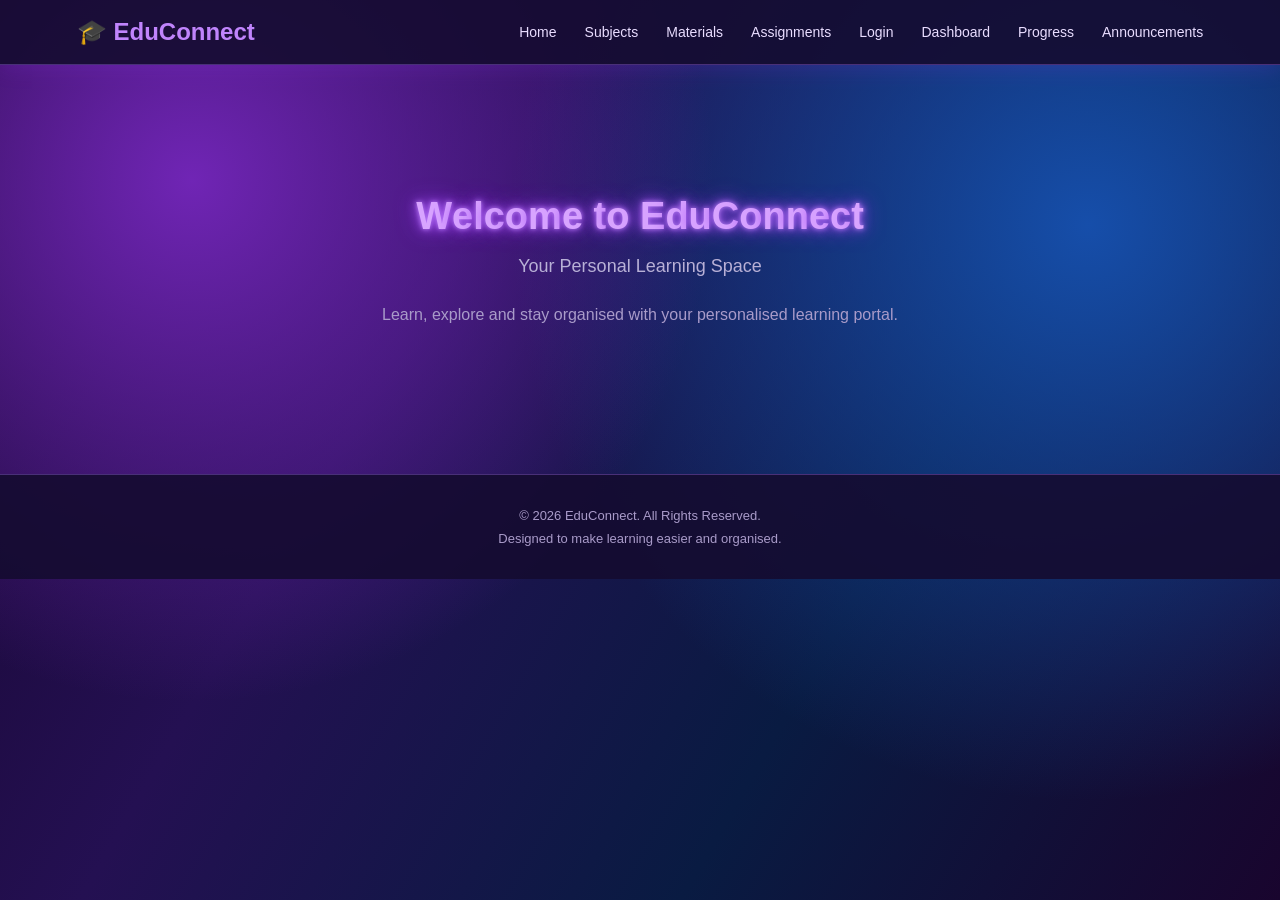
<file: index.html>
<!DOCTYPE html>
<html lang="en">

<head>
    <meta charset="UTF-8">
    <meta name="viewport" content="width=device-width, initial-scale=1.0">

    <title>EduConnect - Student Learning Portal</title>

    <link rel="stylesheet" href="style.css">
</head>

<body>

    <!-- Navigation Bar -->
    <header class="navbar">

        <div class="logo">🎓 EduConnect</div>

        <nav>
            <a href="#home">Home</a>
            <a href="pages/subjects.html">Subjects</a>
            <a href="pages/materials.html">Materials</a>
            <a href="pages/assignments.html">Assignments</a>
            <a href="pages/login.html">Login</a>
            <a href="pages/dashboard.html">Dashboard</a>
            <a href="pages/progress.html">Progress</a>
            <a href="pages/Announcement.html">Announcements</a>
        </nav>

    </header>


    <!-- Main Homepage Section -->
    <main id="home" class="hero">

        <h1 id="welcomeHeading">Welcome to EduConnect</h1>

        <p>Your Personal Learning Space</p>

        <p class="intro">
            Learn, explore and stay organised
            with your personalised learning portal.
        </p>

    </main>

    <!-- Footer Section -->
    <footer class="footer">

        <p>© 2026 EduConnect. All Rights Reserved.</p>

        <p>Designed to make learning easier and organised.</p>

    </footer>



    <!-- JavaScript File -->
    <script src="script.js"></script>

</body>

</html>
</file>
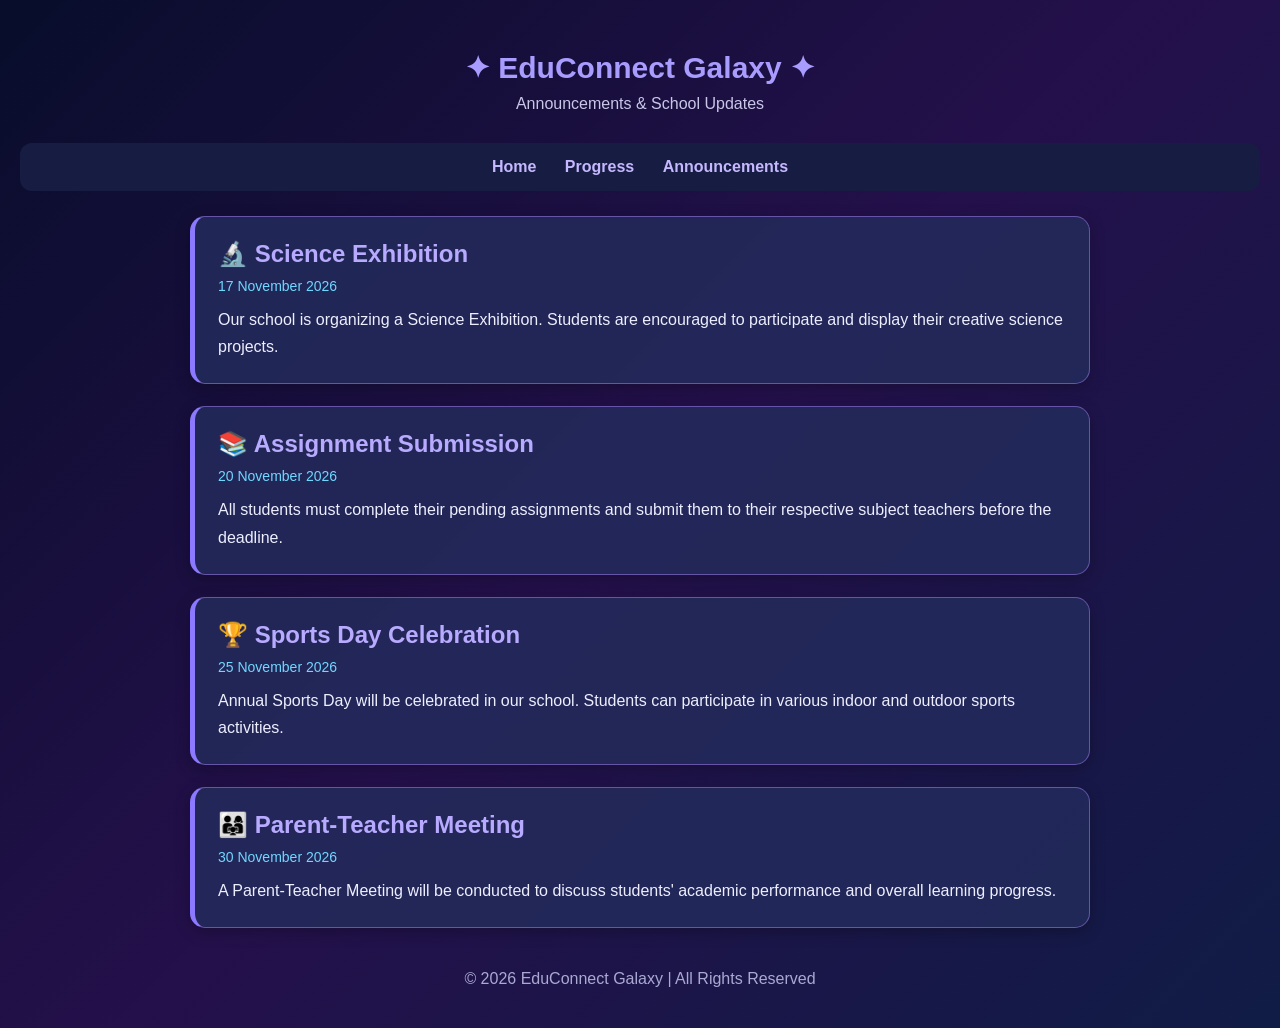
<file: pages/Announcement.html>
<!DOCTYPE html>
<html lang="en">
<head>
<meta charset="UTF-8">
<meta name="viewport" content="width=device-width, initial-scale=1.0">
<title>EduConnect Galaxy - Announcements</title>

<style>
* {
    margin: 0;
    padding: 0;
    box-sizing: border-box;
    font-family: Arial, sans-serif;
}

body {
    background: linear-gradient(135deg, #080d2b, #24104b, #101c46);
    color: white;
    min-height: 100vh;
    padding: 20px;
}

header {
    text-align: center;
    padding: 30px 15px;
}

header h1 {
    color: #a99cff;
    font-size: 30px;
    margin-bottom: 10px;
}

header p {
    color: #c9c7e8;
}

nav {
    text-align: center;
    padding: 15px;
    background: #171c43;
    border-radius: 12px;
    margin-bottom: 25px;
}

nav a {
    color: #c5b8ff;
    text-decoration: none;
    margin: 12px;
    font-weight: bold;
}

nav a:hover {
    color: white;
}

.container {
    max-width: 900px;
    margin: auto;
}

.announcement {
    background: rgba(35, 43, 91, 0.85);
    padding: 23px;
    margin-bottom: 22px;
    border-radius: 15px;
    border: 1px solid #6654a8;
    border-left: 5px solid #8b79ff;
    box-shadow: 0 4px 15px rgba(0,0,0,0.25);
}

.announcement h2 {
    color: #b8aaff;
    margin-bottom: 10px;
}

.date {
    color: #70d7ff;
    font-size: 14px;
    margin-bottom: 12px;
}

.announcement p {
    color: #eeeeff;
    line-height: 1.7;
}

footer {
    text-align: center;
    color: #aaa9d2;
    padding: 20px;
    margin-top: 20px;
}

@media(max-width: 600px) {
    body {
        padding: 12px;
    }

    header h1 {
        font-size: 24px;
    }

    nav a {
        margin: 7px;
        font-size: 14px;
    }
}
</style>
</head>

<body>

<header>
    <h1>✦ EduConnect Galaxy ✦</h1>
    <p>Announcements & School Updates</p>
</header>

<nav>
    <a href="../index.html">Home</a>
    <a href="progress.html">Progress</a>
    <a href="announcements.html">Announcements</a>
</nav>

<div class="container">

    <div class="announcement">
        <h2>🔬 Science Exhibition</h2>
        <div class="date">17 November 2026</div>
        <p>
            Our school is organizing a Science Exhibition.
            Students are encouraged to participate and display
            their creative science projects.
        </p>
    </div>

    <div class="announcement">
        <h2>📚 Assignment Submission</h2>
        <div class="date">20 November 2026</div>
        <p>
            All students must complete their pending assignments
            and submit them to their respective subject teachers
            before the deadline.
        </p>
    </div>

    <div class="announcement">
        <h2>🏆 Sports Day Celebration</h2>
        <div class="date">25 November 2026</div>
        <p>
            Annual Sports Day will be celebrated in our school.
            Students can participate in various indoor and
            outdoor sports activities.
        </p>
    </div>

    <div class="announcement">
        <h2>👨‍👩‍👧 Parent-Teacher Meeting</h2>
        <div class="date">30 November 2026</div>
        <p>
            A Parent-Teacher Meeting will be conducted to
            discuss students' academic performance and
            overall learning progress.
        </p>
    </div>

</div>

<footer>
    © 2026 EduConnect Galaxy | All Rights Reserved
</footer>

</body>
</html>
</file>
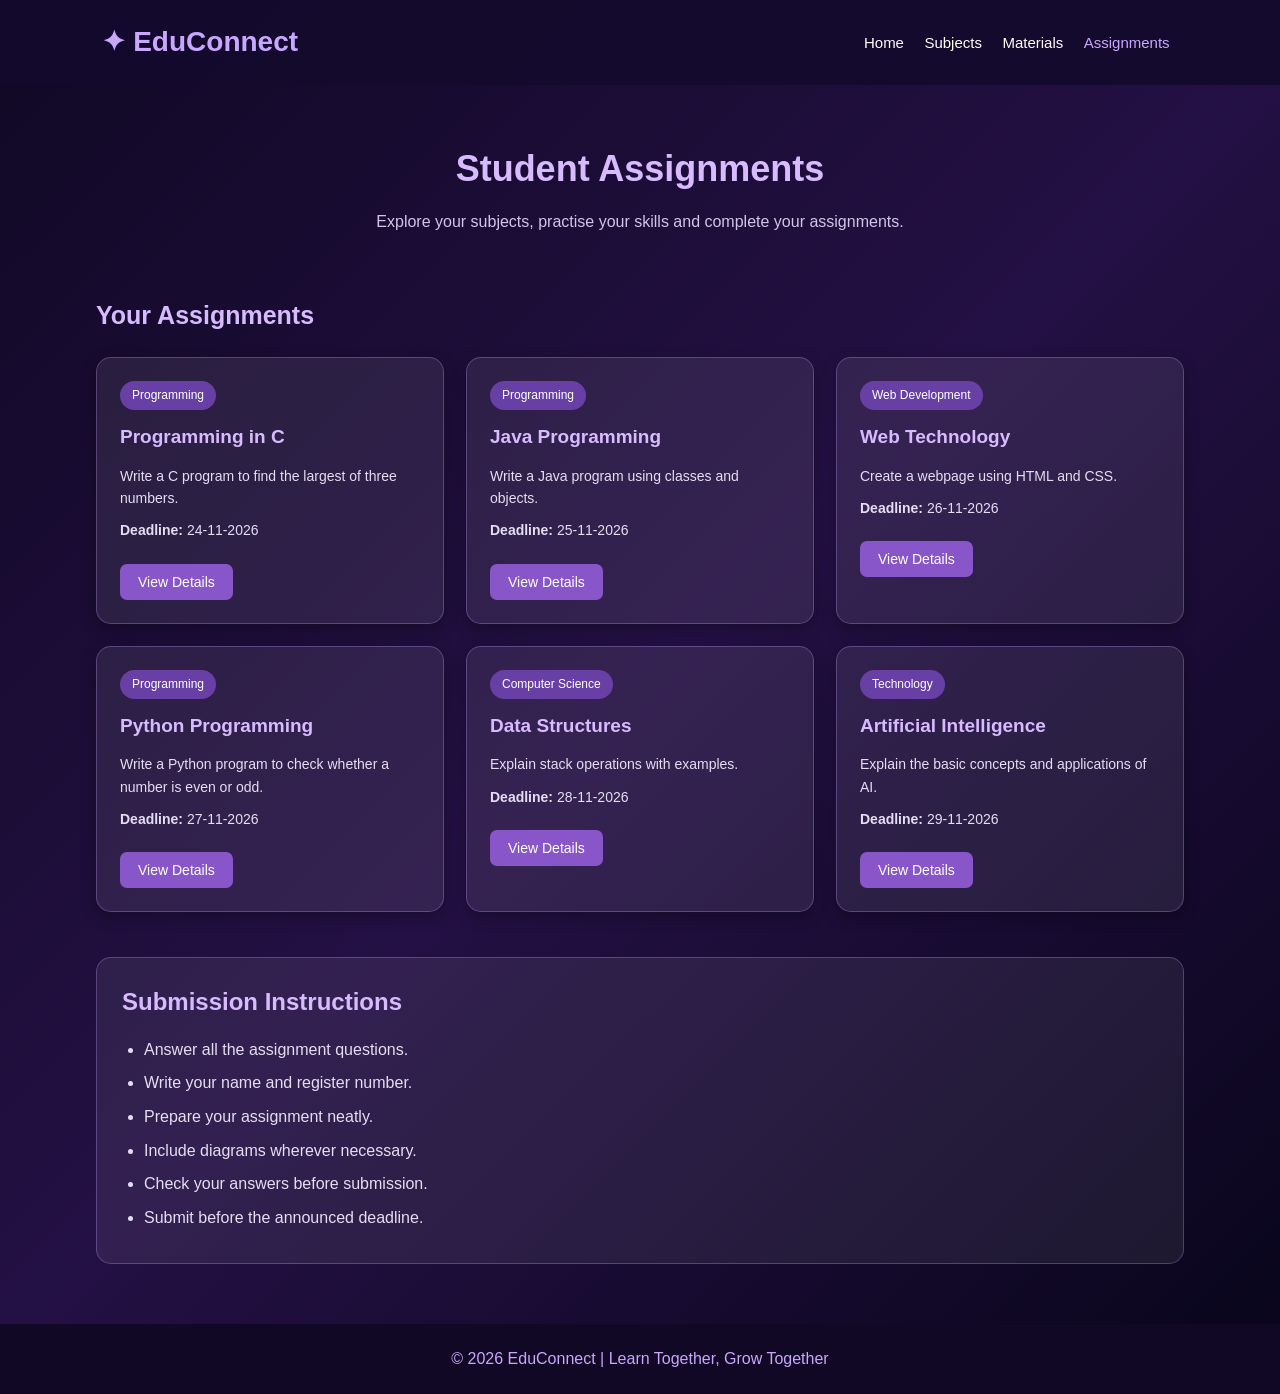
<file: pages/assignments.html>
<!DOCTYPE html>
<html lang="en">

<head>
    <meta charset="UTF-8">
    <meta name="viewport" content="width=device-width, initial-scale=1.0">

    <title>EduConnect - Assignments</title>

    <style>
        * {
            margin: 0;
            padding: 0;
            box-sizing: border-box;
        }

        body {
            font-family: Arial, sans-serif;
            background: linear-gradient(135deg, #100824, #241044, #08051a);
            color: white;
            line-height: 1.6;
            min-height: 100vh;
        }

        /* Header */

        header {
            background: rgba(20, 10, 45, 0.95);
            padding: 20px 8%;
            display: flex;
            justify-content: space-between;
            align-items: center;
            flex-wrap: wrap;
            gap: 15px;
        }

        header h1 {
            color: #c9a7ff;
            font-size: 28px;
        }

        nav a {
            color: white;
            text-decoration: none;
            margin: 8px;
            font-size: 15px;
            transition: 0.3s;
        }

        nav a:hover,
        nav a.active {
            color: #c9a7ff;
        }

        /* Hero Section */

        .hero {
            text-align: center;
            padding: 55px 20px 30px;
        }

        .hero h2 {
            font-size: 36px;
            color: #d8baff;
            margin-bottom: 12px;
        }

        .hero p {
            color: #d1c5e8;
            font-size: 16px;
        }

        /* Main Container */

        .container {
            width: 85%;
            max-width: 1100px;
            margin: 30px auto 60px;
        }

        .section-title {
            color: #d8baff;
            margin-bottom: 22px;
            font-size: 25px;
        }

        /* Assignment Cards */

        .assignment-grid {
            display: grid;
            grid-template-columns: repeat(3, 1fr);
            gap: 22px;
        }

        .card {
            background: rgba(255, 255, 255, 0.08);
            border: 1px solid rgba(200, 160, 255, 0.3);
            padding: 23px;
            border-radius: 15px;
            box-shadow: 0 5px 15px rgba(0, 0, 0, 0.3);
            transition: 0.3s;
        }

        .card:hover {
            transform: translateY(-5px);
            border-color: #c9a7ff;
        }

        .card h3 {
            color: #d8baff;
            margin-bottom: 12px;
            font-size: 19px;
        }

        .card p {
            color: #e5def2;
            margin: 10px 0;
            font-size: 14px;
        }

        .badge {
            display: inline-block;
            background: #6840a5;
            color: white;
            padding: 5px 12px;
            border-radius: 20px;
            font-size: 12px;
            margin-bottom: 12px;
        }

        /* Buttons */

        button {
            background: #8956c9;
            color: white;
            padding: 10px 18px;
            border: none;
            border-radius: 7px;
            cursor: pointer;
            font-size: 14px;
            margin-top: 12px;
            transition: 0.3s;
        }

        button:hover {
            background: #a77ae5;
        }

        /* Details */

        .details {
            display: none;
            margin-top: 15px;
            padding: 14px;
            background: rgba(10, 5, 30, 0.65);
            border-radius: 10px;
        }

        .details p {
            font-size: 13px;
        }

        /* Instructions */

        .instructions {
            margin-top: 45px;
            background: rgba(255, 255, 255, 0.07);
            border: 1px solid rgba(200, 160, 255, 0.3);
            border-radius: 15px;
            padding: 25px;
        }

        .instructions h2 {
            color: #d8baff;
            margin-bottom: 15px;
        }

        .instructions ul {
            padding-left: 22px;
            color: #e5def2;
        }

        .instructions li {
            margin: 8px 0;
        }

        /* Footer */

        footer {
            text-align: center;
            padding: 22px;
            margin-top: 40px;
            background: #100824;
            color: #c9a7ff;
        }

        /* Responsive Design */

        @media (max-width: 850px) {
            .assignment-grid {
                grid-template-columns: repeat(2, 1fr);
            }
        }

        @media (max-width: 600px) {
            header {
                flex-direction: column;
                text-align: center;
            }

            nav {
                display: flex;
                flex-wrap: wrap;
                justify-content: center;
            }

            nav a {
                font-size: 13px;
                margin: 5px;
            }

            .hero h2 {
                font-size: 28px;
            }

            .container {
                width: 90%;
            }

            .assignment-grid {
                grid-template-columns: 1fr;
            }
        }
    </style>
</head>

<body>

    <!-- Header -->

    <header>

        <h1>✦ EduConnect</h1>

        <nav>
            <a href="../index.html">Home</a>
            <a href="subjects.html">Subjects</a>
            <a href="materials.html">Materials</a>
            <a href="assignments.html" class="active">Assignments</a>
        </nav>

    </header>

    <!-- Welcome Section -->

    <section class="hero">

        <h2>Student Assignments</h2>

        <p>
            Explore your subjects, practise your skills
            and complete your assignments.
        </p>

    </section>

    <!-- Assignment Cards -->

    <main class="container">

        <h2 class="section-title">Your Assignments</h2>

        <div class="assignment-grid">

            <!-- Assignment 1 -->

            <div class="card">

                <span class="badge">Programming</span>

                <h3>Programming in C</h3>

                <p>
                    Write a C program to find the largest
                    of three numbers.
                </p>

                <p><b>Deadline:</b> 24-11-2026</p>

                <button onclick="showDetails(1)"
                    aria-expanded="false"
                    aria-controls="details1">
                    View Details
                </button>

                <div class="details" id="details1" hidden>
                    <p><b>Submission:</b> PDF or handwritten</p>
                    <p>Include your name and register number.</p>
                </div>

            </div>

            <!-- Assignment 2 -->

            <div class="card">

                <span class="badge">Programming</span>

                <h3>Java Programming</h3>

                <p>
                    Write a Java program using
                    classes and objects.
                </p>

                <p><b>Deadline:</b> 25-11-2026</p>

                <button onclick="showDetails(2)"
                    aria-expanded="false"
                    aria-controls="details2">
                    View Details
                </button>

                <div class="details" id="details2" hidden>
                    <p><b>Submission:</b> PDF or handwritten</p>
                    <p>Include your name and register number.</p>
                </div>

            </div>

            <!-- Assignment 3 -->

            <div class="card">

                <span class="badge">Web Development</span>

                <h3>Web Technology</h3>

                <p>
                    Create a webpage using HTML and CSS.
                </p>

                <p><b>Deadline:</b> 26-11-2026</p>

                <button onclick="showDetails(3)"
                    aria-expanded="false"
                    aria-controls="details3">
                    View Details
                </button>

                <div class="details" id="details3" hidden>
                    <p><b>Submission:</b> HTML or PDF</p>
                    <p>Include your name and register number.</p>
                </div>

            </div>

            <!-- Assignment 4 -->

            <div class="card">

                <span class="badge">Programming</span>

                <h3>Python Programming</h3>

                <p>
                    Write a Python program to check
                    whether a number is even or odd.
                </p>

                <p><b>Deadline:</b> 27-11-2026</p>

                <button onclick="showDetails(4)"
                    aria-expanded="false"
                    aria-controls="details4">
                    View Details
                </button>

                <div class="details" id="details4" hidden>
                    <p><b>Submission:</b> PDF or handwritten</p>
                    <p>Include your name and register number.</p>
                </div>

            </div>

            <!-- Assignment 5 -->

            <div class="card">

                <span class="badge">Computer Science</span>

                <h3>Data Structures</h3>

                <p>
                    Explain stack operations with examples.
                </p>

                <p><b>Deadline:</b> 28-11-2026</p>

                <button onclick="showDetails(5)"
                    aria-expanded="false"
                    aria-controls="details5">
                    View Details
                </button>

                <div class="details" id="details5" hidden>
                    <p><b>Submission:</b> PDF or handwritten</p>
                    <p>Include your name and register number.</p>
                </div>

            </div>

            <!-- Assignment 6 -->

            <div class="card">

                <span class="badge">Technology</span>

                <h3>Artificial Intelligence</h3>

                <p>
                    Explain the basic concepts
                    and applications of AI.
                </p>

                <p><b>Deadline:</b> 29-11-2026</p>

                <button onclick="showDetails(6)"
                    aria-expanded="false"
                    aria-controls="details6">
                    View Details
                </button>

                <div class="details" id="details6" hidden>
                    <p><b>Submission:</b> PDF or handwritten</p>
                    <p>Include your name and register number.</p>
                </div>

            </div>

        </div>

        <!-- Submission Instructions -->

        <section class="instructions">

            <h2>Submission Instructions</h2>

            <ul>
                <li>Answer all the assignment questions.</li>
                <li>Write your name and register number.</li>
                <li>Prepare your assignment neatly.</li>
                <li>Include diagrams wherever necessary.</li>
                <li>Check your answers before submission.</li>
                <li>Submit before the announced deadline.</li>
            </ul>

        </section>

    </main>

    <!-- Footer -->

    <footer>

        <p>© 2026 EduConnect | Learn Together, Grow Together</p>

    </footer>

    <!-- JavaScript -->

    <script>

        function showDetails(number) {

            let details = document.getElementById("details" + number);
            let button = details.previousElementSibling;

            if (details.hidden === true) {

                details.hidden = false;
                button.setAttribute("aria-expanded", "true");
                button.textContent = "Hide Details";

            } else {

                details.hidden = true;
                button.setAttribute("aria-expanded", "false");
                button.textContent = "View Details";

            }

        }

    </script>

</body>
</html>
</file>
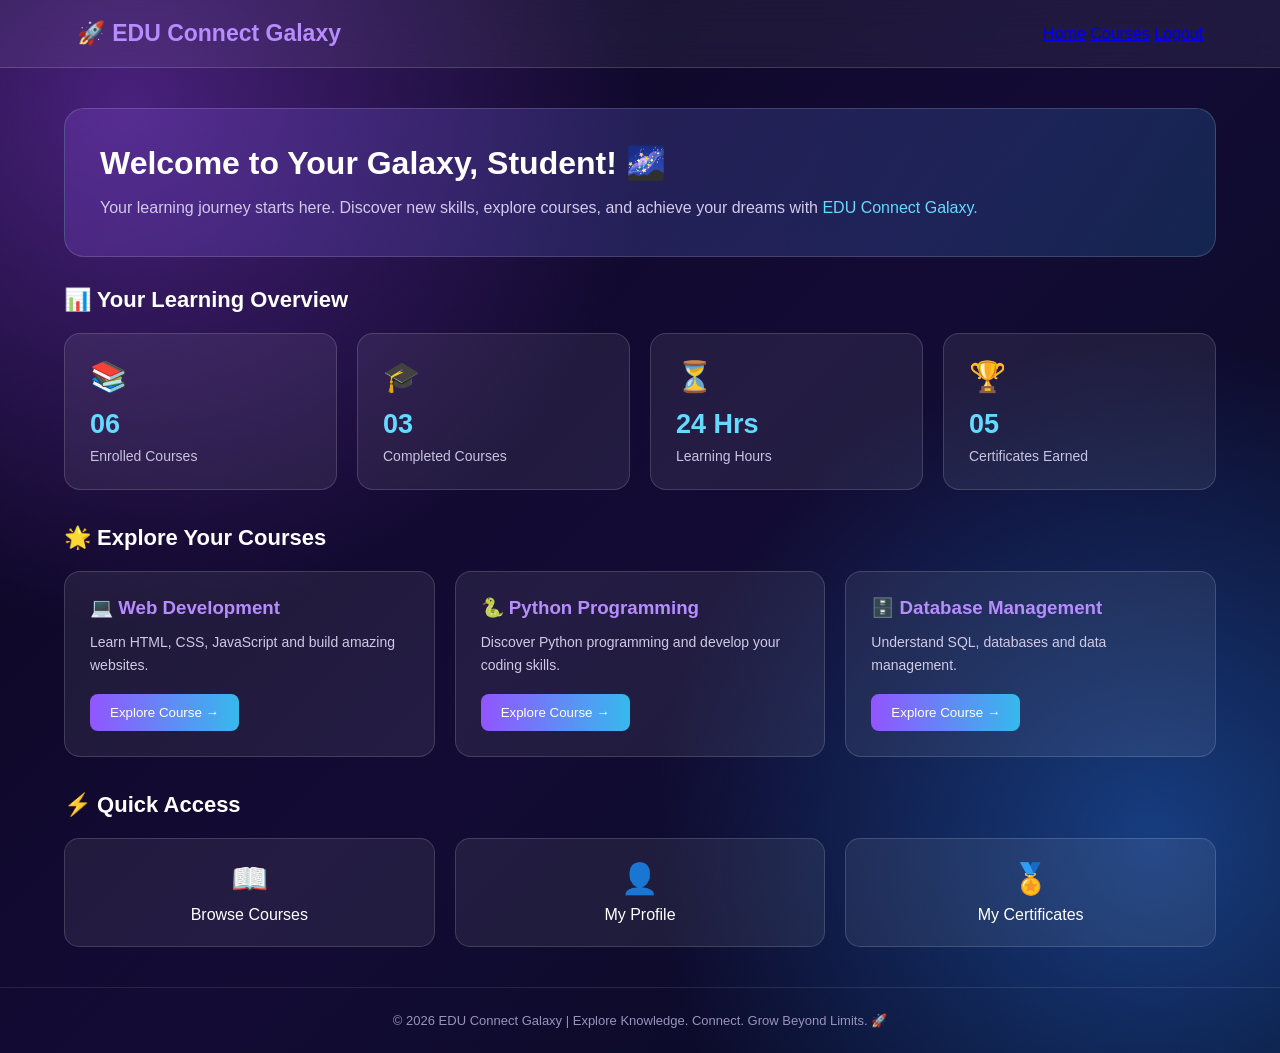
<file: pages/dashboard.html>
<!DOCTYPE html>
<html lang="en">
<head>
<meta charset="UTF-8">
<meta name="viewport" content="width=device-width, initial-scale=1.0">

<title>EDU Connect Galaxy - Dashboard</title>

<style>
* {
    margin: 0;
    padding: 0;
    box-sizing: border-box;
    font-family: Arial, sans-serif;
}

body {
    min-height: 100vh;
    color: white;
    background:
    radial-gradient(circle at 10% 10%, #49217c, transparent 35%),
    radial-gradient(circle at 90% 80%, #173d80, transparent 35%),
    linear-gradient(135deg, #08051c, #140b35, #050b20);
}

/* Navigation */

.navbar {
    display: flex;
    justify-content: space-between;
    align-items: center;
    padding: 20px 6%;
    background: rgba(255,255,255,0.06);
    border-bottom: 1px solid rgba(255,255,255,0.15);
    backdrop-filter: blur(15px);
}

.logo {
    font-size: 23px;
    font-weight: bold;
    color: #b68cff;
}

.nav-links {
    display: flex;
    gap: 25px;
    align-items: center;
}

.nav-links a {
    color: #ddd5f5;
    text-decoration: none;
    font-size: 14px;
}

.nav-links a:hover {
    color: #65d9ff;
}

.logout {
    background: linear-gradient(90deg,#9255ff,#36b9ed);
    padding: 10px 20px;
    border-radius: 20px;
    color: white !important;
}

/* Main content */

.container {
    width: 90%;
    max-width: 1200px;
    margin: 40px auto;
}

/* Welcome section */

.welcome {
    padding: 35px;
    border-radius: 20px;
    background: linear-gradient(120deg,
    rgba(117,65,190,0.35),
    rgba(36,145,210,0.2));
    border: 1px solid rgba(255,255,255,0.15);
    margin-bottom: 30px;
}

.welcome h1 {
    font-size: 32px;
    margin-bottom: 12px;
}

.welcome p {
    color: #d2c9ed;
    line-height: 1.7;
}

.welcome span {
    color: #65d9ff;
}

/* Statistics */

.section-title {
    font-size: 22px;
    margin-bottom: 20px;
}

.stats {
    display: grid;
    grid-template-columns: repeat(4,1fr);
    gap: 20px;
    margin-bottom: 35px;
}

.card {
    background: rgba(255,255,255,0.07);
    border: 1px solid rgba(255,255,255,0.15);
    padding: 25px;
    border-radius: 16px;
    transition: 0.3s;
}

.card:hover {
    transform: translateY(-5px);
    box-shadow: 0 0 20px rgba(130,75,255,0.25);
}

.card .icon {
    font-size: 30px;
    margin-bottom: 15px;
}

.card h2 {
    font-size: 27px;
    color: #65d9ff;
    margin-bottom: 8px;
}

.card p {
    color: #c7c3df;
    font-size: 14px;
}

/* Courses */

.courses {
    display: grid;
    grid-template-columns: repeat(3,1fr);
    gap: 20px;
    margin-bottom: 35px;
}

.course h3 {
    margin-bottom: 12px;
    color: #b68cff;
}

.course p {
    color: #d0c9e5;
    font-size: 14px;
    line-height: 1.6;
    margin-bottom: 18px;
}

.course button {
    background: linear-gradient(90deg,#9255ff,#36b9ed);
    color: white;
    border: none;
    border-radius: 8px;
    padding: 11px 20px;
    cursor: pointer;
}

.course button:hover {
    opacity: 0.8;
}

/* Quick links */

.quick-links {
    display: grid;
    grid-template-columns: repeat(3,1fr);
    gap: 20px;
    margin-bottom: 40px;
}

.quick-links a {
    display: block;
    text-decoration: none;
    color: white;
    padding: 22px;
    text-align: center;
    background: rgba(255,255,255,0.07);
    border: 1px solid rgba(255,255,255,0.15);
    border-radius: 15px;
    transition: 0.3s;
}

.quick-links a:hover {
    background: rgba(120,90,220,0.25);
    transform: translateY(-4px);
}

.quick-links span {
    display: block;
    font-size: 30px;
    margin-bottom: 10px;
}

/* Footer */

footer {
    text-align: center;
    padding: 25px;
    color: #9992bb;
    font-size: 13px;
    border-top: 1px solid rgba(255,255,255,0.1);
}

/* Mobile responsive */

@media(max-width:850px) {
    .stats {
        grid-template-columns: repeat(2,1fr);
    }

    .courses {
        grid-template-columns: repeat(2,1fr);
    }
}

@media(max-width:600px) {
    .navbar {
        flex-direction: column;
        gap: 18px;
    }

    .nav-links {
        flex-wrap: wrap;
        justify-content: center;
        gap: 15px;
    }

    .welcome h1 {
        font-size: 25px;
    }

    .stats,
    .courses,
    .quick-links {
        grid-template-columns: 1fr;
    }

    .container {
        margin: 25px auto;
    }
}
</style>
</head>

<body>

<!-- Navigation Bar -->

<header class="navbar">

    <div class="logo">
        🚀 EDU Connect Galaxy
    </div>

    <nav>
        <a href="../index.html">Home</a>
        <a href="subjects.html">Courses</a>
        <a href="login.html">Logout</a>
    </nav>

</header>

<main class="container">

    <!-- Welcome Section -->

    <section class="welcome">
        <h1>Welcome to Your Galaxy, Student! 🌌</h1>

        <p>
            Your learning journey starts here.
            Discover new skills, explore courses,
            and achieve your dreams with
            <span>EDU Connect Galaxy.</span>
        </p>
    </section>

    <!-- Statistics -->

    <h2 class="section-title">📊 Your Learning Overview</h2>

    <section class="stats">

        <div class="card">
            <div class="icon">📚</div>
            <h2>06</h2>
            <p>Enrolled Courses</p>
        </div>

        <div class="card">
            <div class="icon">🎓</div>
            <h2>03</h2>
            <p>Completed Courses</p>
        </div>

        <div class="card">
            <div class="icon">⏳</div>
            <h2>24 Hrs</h2>
            <p>Learning Hours</p>
        </div>

        <div class="card">
            <div class="icon">🏆</div>
            <h2>05</h2>
            <p>Certificates Earned</p>
        </div>

    </section>

    <!-- Courses -->

    <h2 class="section-title">🌟 Explore Your Courses</h2>

    <section class="courses">

        <div class="card course">
            <h3>💻 Web Development</h3>
            <p>
                Learn HTML, CSS, JavaScript
                and build amazing websites.
            </p>
            <button onclick="openCourse('Web Development')">
                Explore Course →
            </button>
        </div>

        <div class="card course">
            <h3>🐍 Python Programming</h3>
            <p>
                Discover Python programming
                and develop your coding skills.
            </p>
            <button onclick="openCourse('Python Programming')">
                Explore Course →
            </button>
        </div>

        <div class="card course">
            <h3>🗄️ Database Management</h3>
            <p>
                Understand SQL, databases
                and data management.
            </p>
            <button onclick="openCourse('Database Management')">
                Explore Course →
            </button>
        </div>

    </section>

    <!-- Quick Links -->

    <h2 class="section-title">⚡ Quick Access</h2>

    <section class="quick-links">

        <a href="courses.html">
            <span>📖</span>
            Browse Courses
        </a>

        <a href="profile.html">
            <span>👤</span>
            My Profile
        </a>

        <a href="certificates.html">
            <span>🏅</span>
            My Certificates
        </a>

    </section>

</main>

<footer>
    © 2026 EDU Connect Galaxy |
    Explore Knowledge. Connect. Grow Beyond Limits. 🚀
</footer>

<script>
function openCourse(courseName) {
    alert("You selected " + courseName +
    ". Course content will be available soon!");
}
</script>

</body>
</html>
</file>
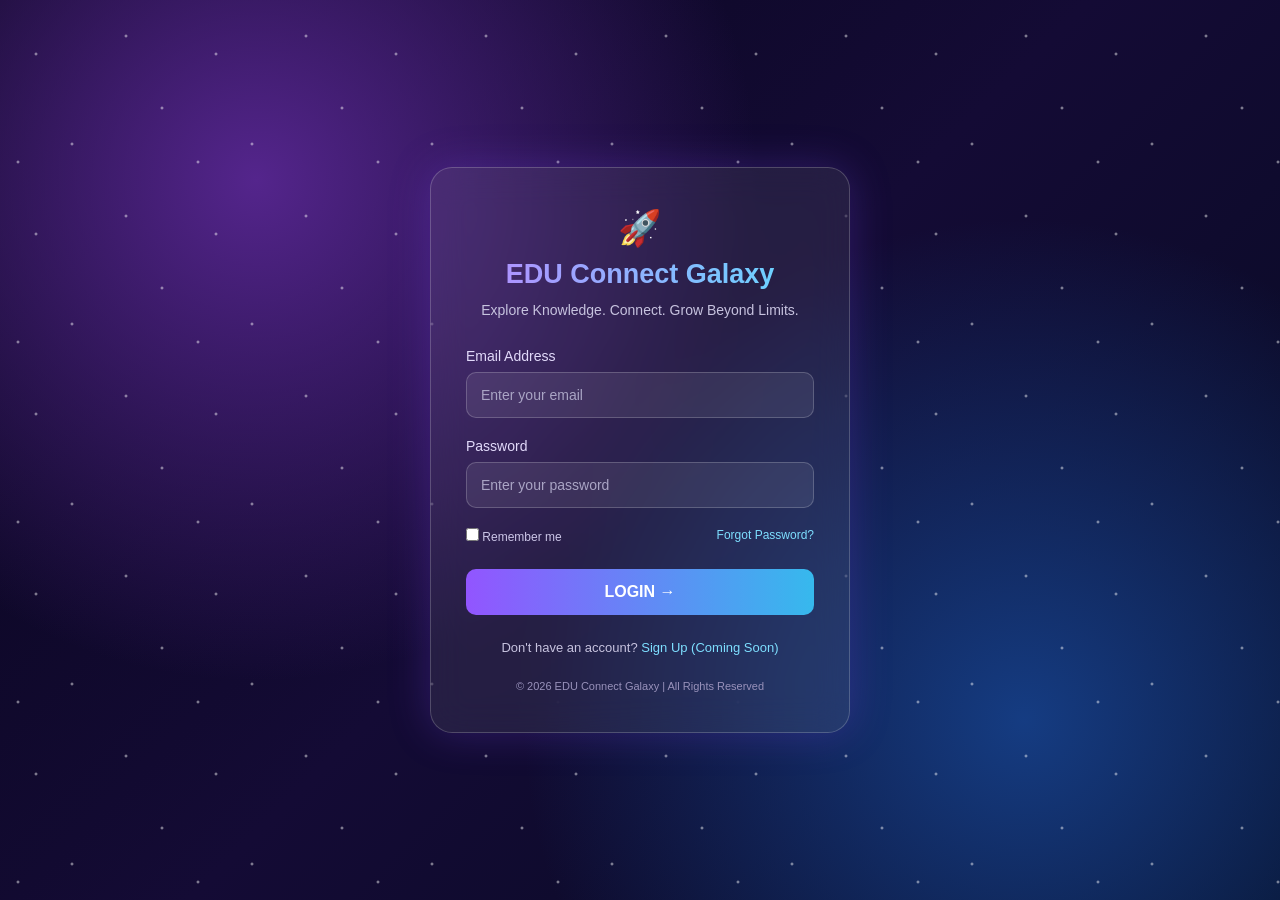
<file: pages/login.html>
<!DOCTYPE html>
<html lang="en">
<head>
<meta charset="UTF-8">
<meta name="viewport" content="width=device-width, initial-scale=1.0">
<title>EDU Connect Galaxy | Login</title>

<style>
* {
    margin: 0;
    padding: 0;
    box-sizing: border-box;
    font-family: 'Poppins', Arial, sans-serif;
}

body {
    min-height: 100vh;
    display: flex;
    justify-content: center;
    align-items: center;
    background:
        radial-gradient(circle at 20% 20%, #54258c, transparent 40%),
        radial-gradient(circle at 80% 80%, #153c82, transparent 40%),
        linear-gradient(135deg, #08051c, #140b35, #050b20);
    color: white;
    overflow: hidden;
}

/* Stars */
body::before {
    content: "";
    position: fixed;
    inset: 0;
    background-image:
        radial-gradient(2px 2px at 20% 30%, white, transparent),
        radial-gradient(2px 2px at 70% 20%, white, transparent),
        radial-gradient(2px 2px at 40% 80%, white, transparent),
        radial-gradient(2px 2px at 90% 60%, white, transparent),
        radial-gradient(2px 2px at 10% 90%, white, transparent);
    background-size: 180px 180px;
    opacity: 0.7;
    pointer-events: none;
}

.container {
    width: 90%;
    max-width: 420px;
    padding: 40px 35px;
    background: rgba(255, 255, 255, 0.08);
    backdrop-filter: blur(18px);
    border: 1px solid rgba(255,255,255,0.2);
    border-radius: 22px;
    box-shadow: 0 0 40px rgba(130, 75, 255, 0.25);
    text-align: center;
    position: relative;
    z-index: 1;
}

.logo {
    font-size: 35px;
    margin-bottom: 10px;
}

h1 {
    font-size: 27px;
    background: linear-gradient(90deg, #b68cff, #65d9ff);
    background-clip: text;
    -webkit-text-fill-color: transparent;
}

.subtitle {
    color: #c7c3df;
    margin: 12px 0 30px;
    font-size: 14px;
}

.input-box {
    text-align: left;
    margin-bottom: 20px;
}

.input-box label {
    display: block;
    margin-bottom: 8px;
    font-size: 14px;
    color: #e2dafa;
}

.input-box input {
    width: 100%;
    padding: 14px;
    border-radius: 10px;
    border: 1px solid rgba(255,255,255,0.2);
    background: rgba(255,255,255,0.08);
    color: white;
    outline: none;
    font-size: 14px;
}

.input-box input::placeholder {
    color: #aaa5c5;
}

.input-box input:focus {
    border-color: #a77bff;
    box-shadow: 0 0 12px rgba(167,123,255,0.4);
}

.options {
    display: flex;
    justify-content: space-between;
    font-size: 12px;
    margin: 5px 0 25px;
    color: #ccc6e8;
}

.options a, .signup a {
    color: #7edfff;
    text-decoration: none;
}

.login-btn {
    width: 100%;
    padding: 14px;
    border: none;
    border-radius: 10px;
    background: linear-gradient(90deg, #9255ff, #36b9ed);
    color: white;
    font-size: 16px;
    font-weight: bold;
    cursor: pointer;
    transition: 0.3s;
}

.login-btn:hover {
    transform: translateY(-3px);
    box-shadow: 0 0 20px rgba(120,130,255,0.6);
}

.signup {
    margin-top: 25px;
    font-size: 13px;
    color: #c7c3df;
}

.footer {
    margin-top: 25px;
    font-size: 11px;
    color: #9992bb;
}

.message {
    font-size: 13px;
    margin-top: 15px;
    color: #ffb5b5;
}

@media(max-width: 480px) {
    .container {
        padding: 30px 22px;
    }
}
</style>
</head>

<body>

<div class="container">

    <div class="logo">🚀</div>

    <h1>EDU Connect Galaxy</h1>

    <p class="subtitle">
        Explore Knowledge. Connect. Grow Beyond Limits.
    </p>

    <form id="loginForm">

        <div class="input-box">
            <label for="email">Email Address</label>
            <input type="email" id="email"
            placeholder="Enter your email" required>
        </div>

        <div class="input-box">
            <label for="password">Password</label>
            <input type="password" id="password"
            placeholder="Enter your password" required>
        </div>

        <div class="options">
            <label>
                <input type="checkbox"> Remember me
            </label>
            <a href="#">Forgot Password?</a>
        </div>

        <button type="submit" class="login-btn">
            LOGIN →
        </button>

        <p class="message" id="message"></p>

    </form>

    <div class="signup">
        Don't have an account?
        <a href="#">Sign Up (Coming Soon)</a>
    </div>

    <div class="footer">
        © 2026 EDU Connect Galaxy | All Rights Reserved
    </div>

</div>

<script>
document.getElementById("loginForm").addEventListener("submit",
function(event) {
    event.preventDefault();

    const email = document.getElementById("email").value;
    const password = document.getElementById("password").value;

    if (email && password) {
    window.location.href = "dashboard.html";
    }
});
</script>

</body>
</html>
</file>
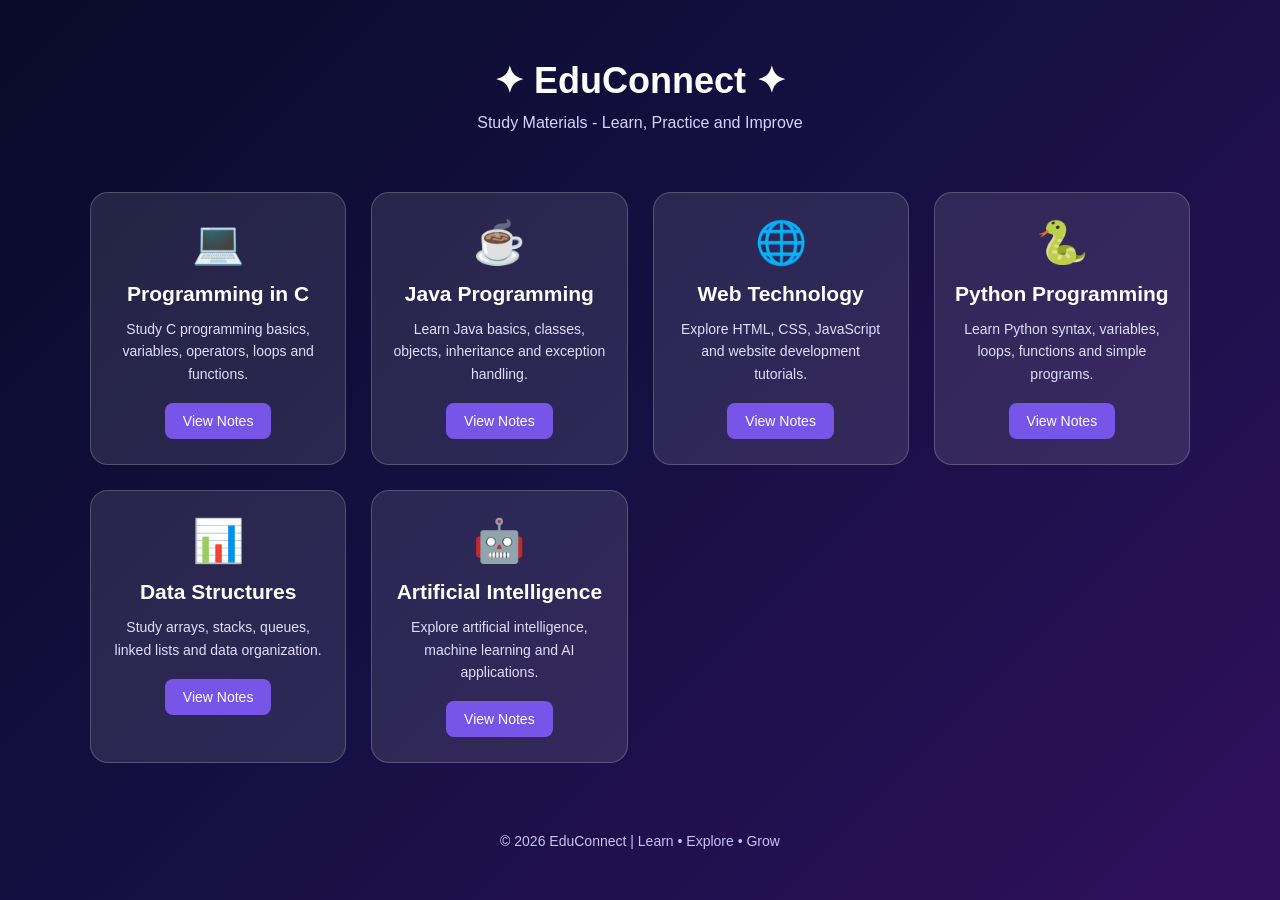
<file: pages/materials.html>
<!DOCTYPE html>
<html lang="en">
<head>
    <meta charset="UTF-8">
    <meta name="viewport" content="width=device-width, initial-scale=1.0">
    <title>EduConnect - Study Materials</title>

    <style>
        * {
            margin: 0;
            padding: 0;
            box-sizing: border-box;
        }

        body {
            font-family: Arial, sans-serif;
            background: linear-gradient(135deg, #080b2a, #171044, #30105c);
            color: white;
            min-height: 100vh;
            padding: 30px 20px;
        }

        header {
            text-align: center;
            padding: 30px 10px;
        }

        header h1 {
            font-size: 36px;
            margin-bottom: 12px;
        }

        header p {
            color: #d6d2ff;
            font-size: 16px;
        }

        .materials-container {
            max-width: 1100px;
            margin: 30px auto;
            display: grid;
            grid-template-columns: repeat(auto-fit, minmax(250px, 1fr));
            gap: 25px;
        }

        .material-card {
            background: rgba(255, 255, 255, 0.10);
            border: 1px solid rgba(255, 255, 255, 0.2);
            border-radius: 18px;
            padding: 25px 20px;
            text-align: center;
            transition: 0.3s;
        }

        .material-card:hover {
            transform: translateY(-8px);
            background: rgba(255, 255, 255, 0.18);
        }

        .icon {
            font-size: 42px;
            margin-bottom: 15px;
        }

        h2 {
            font-size: 21px;
            margin-bottom: 12px;
        }

        .material-card p {
            color: #e0ddff;
            font-size: 14px;
            line-height: 1.6;
            margin-bottom: 18px;
        }

        .material-card a {
            display: inline-block;
            background: #7655e8;
            color: white;
            text-decoration: none;
            padding: 10px 18px;
            border-radius: 8px;
            font-size: 14px;
        }

        .material-card a:hover {
            background: #987cff;
        }

        footer {
            text-align: center;
            margin-top: 50px;
            padding: 20px;
            color: #c8c2f5;
            font-size: 14px;
        }
    </style>
</head>

<body>

    <header>
        <h1>✦ EduConnect ✦</h1>
        <p>Study Materials - Learn, Practice and Improve</p>
    </header>

    <div class="materials-container">

        <div class="material-card">
            <div class="icon">💻</div>
            <h2>Programming in C</h2>
            <p>Study C programming basics, variables, operators, loops and functions.</p>
            <a href="https://www.w3schools.com/c/" target="_blank">View Notes</a>
        </div>

        <div class="material-card">
            <div class="icon">☕</div>
            <h2>Java Programming</h2>
            <p>Learn Java basics, classes, objects, inheritance and exception handling.</p>
            <a href="https://www.w3schools.com/java/" target="_blank">View Notes</a>
        </div>

        <div class="material-card">
            <div class="icon">🌐</div>
            <h2>Web Technology</h2>
            <p>Explore HTML, CSS, JavaScript and website development tutorials.</p>
            <a href="https://www.w3schools.com/" target="_blank">View Notes</a>
        </div>

        <div class="material-card">
            <div class="icon">🐍</div>
            <h2>Python Programming</h2>
            <p>Learn Python syntax, variables, loops, functions and simple programs.</p>
            <a href="https://www.w3schools.com/python/" target="_blank">View Notes</a>
        </div>

        <div class="material-card">
            <div class="icon">📊</div>
            <h2>Data Structures</h2>
            <p>Study arrays, stacks, queues, linked lists and data organization.</p>
            <a href="https://www.geeksforgeeks.org/data-structures/" target="_blank">View Notes</a>
        </div>

        <div class="material-card">
            <div class="icon">🤖</div>
            <h2>Artificial Intelligence</h2>
            <p>Explore artificial intelligence, machine learning and AI applications.</p>
            <a href="https://developers.google.com/machine-learning/crash-course" target="_blank">View Notes</a>
        </div>

    </div>

    <footer>
        © 2026 EduConnect | Learn • Explore • Grow
    </footer>

</body>
</html>
</file>
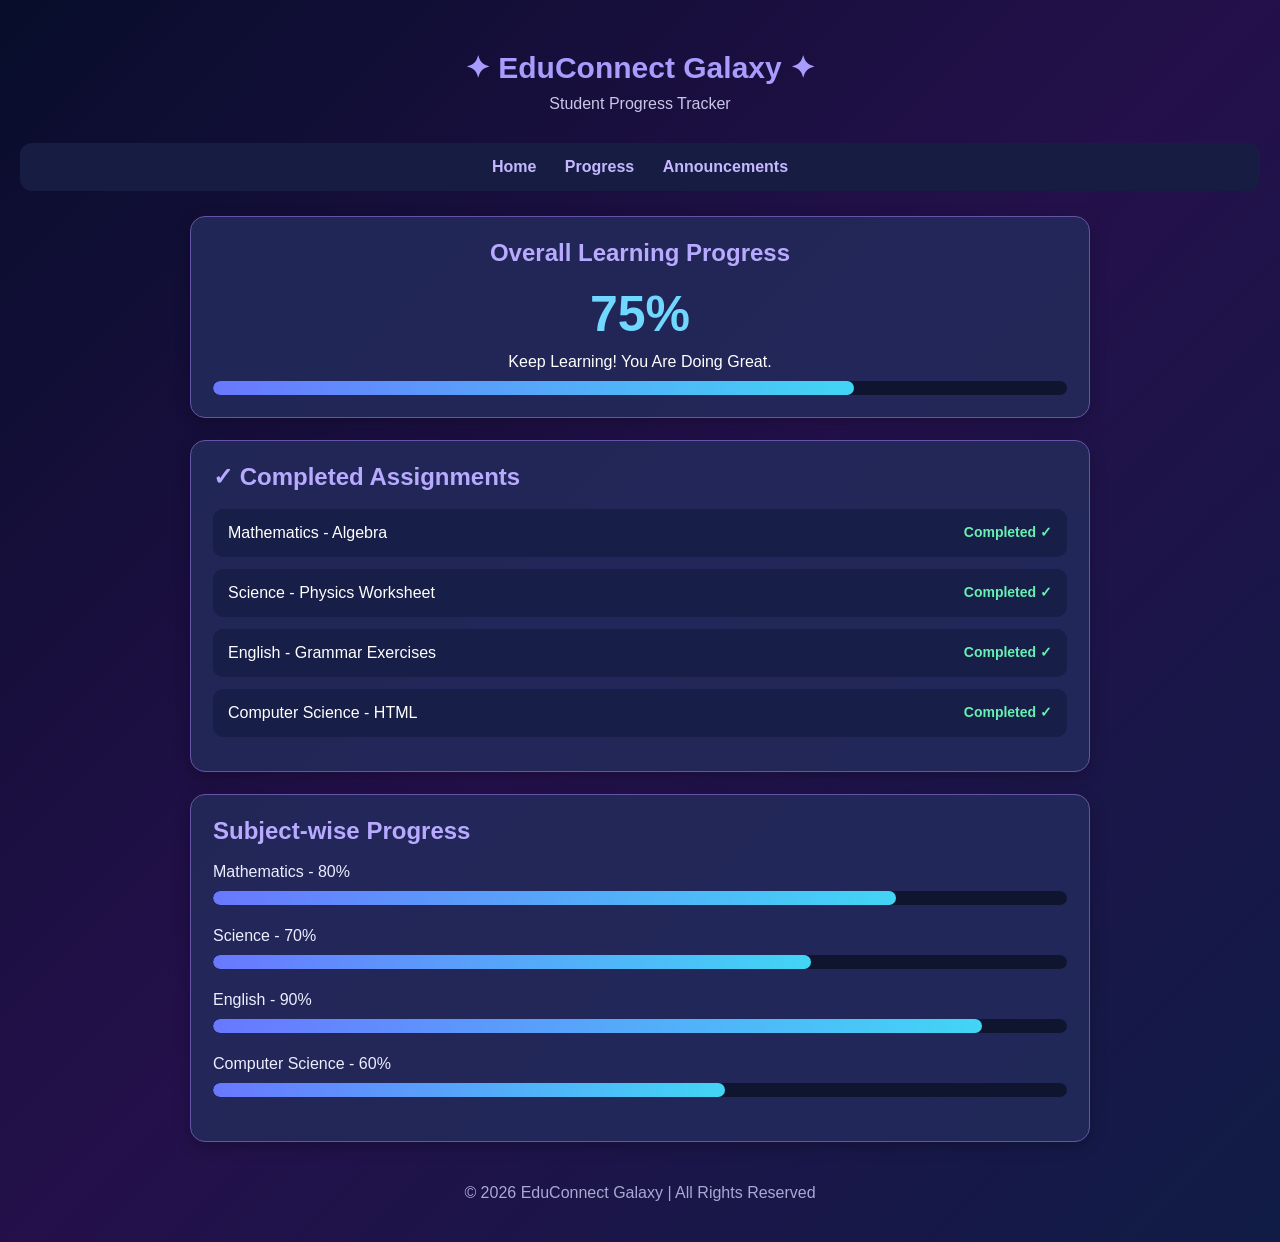
<file: pages/progress.html>
<!DOCTYPE html>
<html lang="en">
<head>
<meta charset="UTF-8">
<meta name="viewport" content="width=device-width, initial-scale=1.0">
<title>EduConnect Galaxy - Progress</title>

<style>
* {
    margin: 0;
    padding: 0;
    box-sizing: border-box;
    font-family: Arial, sans-serif;
}

body {
    background: linear-gradient(135deg, #080d2b, #24104b, #101c46);
    color: white;
    min-height: 100vh;
    padding: 20px;
}

header {
    text-align: center;
    padding: 30px 15px;
}

header h1 {
    color: #a99cff;
    font-size: 30px;
    margin-bottom: 10px;
}

header p {
    color: #c9c7e8;
}

nav {
    text-align: center;
    padding: 15px;
    background: #171c43;
    border-radius: 12px;
    margin-bottom: 25px;
}

nav a {
    color: #c5b8ff;
    text-decoration: none;
    margin: 12px;
    font-weight: bold;
}

nav a:hover {
    color: white;
}

.container {
    max-width: 900px;
    margin: auto;
}

.card {
    background: rgba(35, 43, 91, 0.85);
    padding: 22px;
    margin-bottom: 22px;
    border-radius: 15px;
    border: 1px solid #6654a8;
    box-shadow: 0 4px 15px rgba(0,0,0,0.25);
}

h2 {
    color: #b8aaff;
    margin-bottom: 18px;
}

.overall {
    text-align: center;
}

.overall h1 {
    font-size: 50px;
    color: #70d7ff;
    margin: 10px;
}

.progress-bar {
    width: 100%;
    height: 14px;
    background: #10152f;
    border-radius: 20px;
    margin-top: 10px;
    overflow: hidden;
}

.progress {
    height: 100%;
    background: linear-gradient(90deg, #6978ff, #42d5f5);
    border-radius: 20px;
}

.subject {
    margin-bottom: 22px;
}

.subject p {
    color: #eeeeff;
}

.assignment {
    background: #171e48;
    padding: 15px;
    margin: 12px 0;
    border-radius: 10px;
}

.status {
    color: #66f0b1;
    float: right;
    font-size: 14px;
    font-weight: bold;
}

footer {
    text-align: center;
    color: #aaa9d2;
    padding: 20px;
    margin-top: 20px;
}

@media(max-width: 600px) {
    body {
        padding: 12px;
    }

    header h1 {
        font-size: 24px;
    }

    nav a {
        margin: 7px;
        font-size: 14px;
    }

    .card {
        padding: 17px;
    }
}
</style>
</head>

<body>

<header>
    <h1>✦ EduConnect Galaxy ✦</h1>
    <p>Student Progress Tracker</p>
</header>

<nav>
    <a href="../index.html">Home</a>
    <a href="progress.html">Progress</a>
    <a href="Announcement.html">Announcements</a>
</nav>

<div class="container">

    <div class="card overall">
        <h2>Overall Learning Progress</h2>
        <h1>75%</h1>
        <p>Keep Learning! You Are Doing Great.</p>

        <div class="progress-bar">
            <div class="progress" style="width:75%"></div>
        </div>
    </div>

    <div class="card">
        <h2>✓ Completed Assignments</h2>

        <div class="assignment">
            Mathematics - Algebra
            <span class="status">Completed ✓</span>
        </div>

        <div class="assignment">
            Science - Physics Worksheet
            <span class="status">Completed ✓</span>
        </div>

        <div class="assignment">
            English - Grammar Exercises
            <span class="status">Completed ✓</span>
        </div>

        <div class="assignment">
            Computer Science - HTML
            <span class="status">Completed ✓</span>
        </div>
    </div>

    <div class="card">
        <h2>Subject-wise Progress</h2>

        <div class="subject">
            <p>Mathematics - 80%</p>
            <div class="progress-bar">
                <div class="progress" style="width:80%"></div>
            </div>
        </div>

        <div class="subject">
            <p>Science - 70%</p>
            <div class="progress-bar">
                <div class="progress" style="width:70%"></div>
            </div>
        </div>

        <div class="subject">
            <p>English - 90%</p>
            <div class="progress-bar">
                <div class="progress" style="width:90%"></div>
            </div>
        </div>

        <div class="subject">
            <p>Computer Science - 60%</p>
            <div class="progress-bar">
                <div class="progress" style="width:60%"></div>
            </div>
        </div>
    </div>

</div>

<footer>
    © 2026 EduConnect Galaxy | All Rights Reserved
</footer>

</body>
</html>
</file>
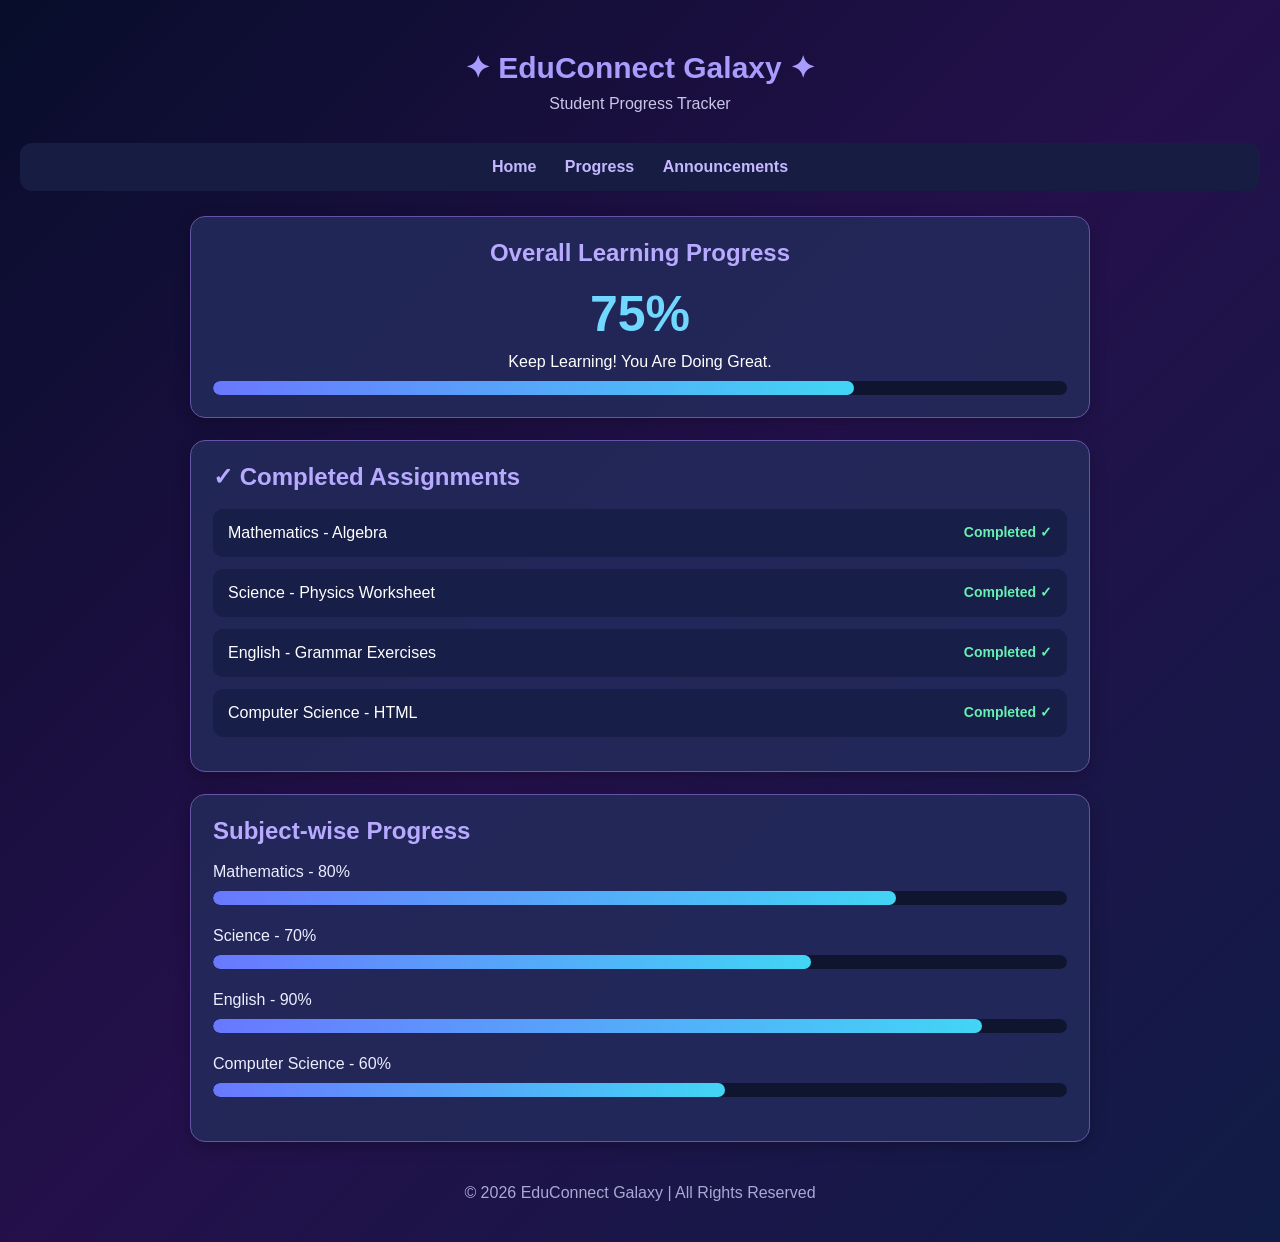
<file: pages/Progress.html>
<!DOCTYPE html>
<html lang="en">
<head>
<meta charset="UTF-8">
<meta name="viewport" content="width=device-width, initial-scale=1.0">
<title>EduConnect Galaxy - Progress</title>

<style>
* {
    margin: 0;
    padding: 0;
    box-sizing: border-box;
    font-family: Arial, sans-serif;
}

body {
    background: linear-gradient(135deg, #080d2b, #24104b, #101c46);
    color: white;
    min-height: 100vh;
    padding: 20px;
}

header {
    text-align: center;
    padding: 30px 15px;
}

header h1 {
    color: #a99cff;
    font-size: 30px;
    margin-bottom: 10px;
}

header p {
    color: #c9c7e8;
}

nav {
    text-align: center;
    padding: 15px;
    background: #171c43;
    border-radius: 12px;
    margin-bottom: 25px;
}

nav a {
    color: #c5b8ff;
    text-decoration: none;
    margin: 12px;
    font-weight: bold;
}

nav a:hover {
    color: white;
}

.container {
    max-width: 900px;
    margin: auto;
}

.card {
    background: rgba(35, 43, 91, 0.85);
    padding: 22px;
    margin-bottom: 22px;
    border-radius: 15px;
    border: 1px solid #6654a8;
    box-shadow: 0 4px 15px rgba(0,0,0,0.25);
}

h2 {
    color: #b8aaff;
    margin-bottom: 18px;
}

.overall {
    text-align: center;
}

.overall h1 {
    font-size: 50px;
    color: #70d7ff;
    margin: 10px;
}

.progress-bar {
    width: 100%;
    height: 14px;
    background: #10152f;
    border-radius: 20px;
    margin-top: 10px;
    overflow: hidden;
}

.progress {
    height: 100%;
    background: linear-gradient(90deg, #6978ff, #42d5f5);
    border-radius: 20px;
}

.subject {
    margin-bottom: 22px;
}

.subject p {
    color: #eeeeff;
}

.assignment {
    background: #171e48;
    padding: 15px;
    margin: 12px 0;
    border-radius: 10px;
}

.status {
    color: #66f0b1;
    float: right;
    font-size: 14px;
    font-weight: bold;
}

footer {
    text-align: center;
    color: #aaa9d2;
    padding: 20px;
    margin-top: 20px;
}

@media(max-width: 600px) {
    body {
        padding: 12px;
    }

    header h1 {
        font-size: 24px;
    }

    nav a {
        margin: 7px;
        font-size: 14px;
    }

    .card {
        padding: 17px;
    }
}
</style>
</head>

<body>

<header>
    <h1>✦ EduConnect Galaxy ✦</h1>
    <p>Student Progress Tracker</p>
</header>

<nav>
    <a href="../index.html">Home</a>
    <a href="progress.html">Progress</a>
    <a href="announcements.html">Announcements</a>
</nav>

<div class="container">

    <div class="card overall">
        <h2>Overall Learning Progress</h2>
        <h1>75%</h1>
        <p>Keep Learning! You Are Doing Great.</p>

        <div class="progress-bar">
            <div class="progress" style="width:75%"></div>
        </div>
    </div>

    <div class="card">
        <h2>✓ Completed Assignments</h2>

        <div class="assignment">
            Mathematics - Algebra
            <span class="status">Completed ✓</span>
        </div>

        <div class="assignment">
            Science - Physics Worksheet
            <span class="status">Completed ✓</span>
        </div>

        <div class="assignment">
            English - Grammar Exercises
            <span class="status">Completed ✓</span>
        </div>

        <div class="assignment">
            Computer Science - HTML
            <span class="status">Completed ✓</span>
        </div>
    </div>

    <div class="card">
        <h2>Subject-wise Progress</h2>

        <div class="subject">
            <p>Mathematics - 80%</p>
            <div class="progress-bar">
                <div class="progress" style="width:80%"></div>
            </div>
        </div>

        <div class="subject">
            <p>Science - 70%</p>
            <div class="progress-bar">
                <div class="progress" style="width:70%"></div>
            </div>
        </div>

        <div class="subject">
            <p>English - 90%</p>
            <div class="progress-bar">
                <div class="progress" style="width:90%"></div>
            </div>
        </div>

        <div class="subject">
            <p>Computer Science - 60%</p>
            <div class="progress-bar">
                <div class="progress" style="width:60%"></div>
            </div>
        </div>
    </div>

</div>

<footer>
    © 2026 EduConnect Galaxy | All Rights Reserved
</footer>

</body>
</html>
</file>
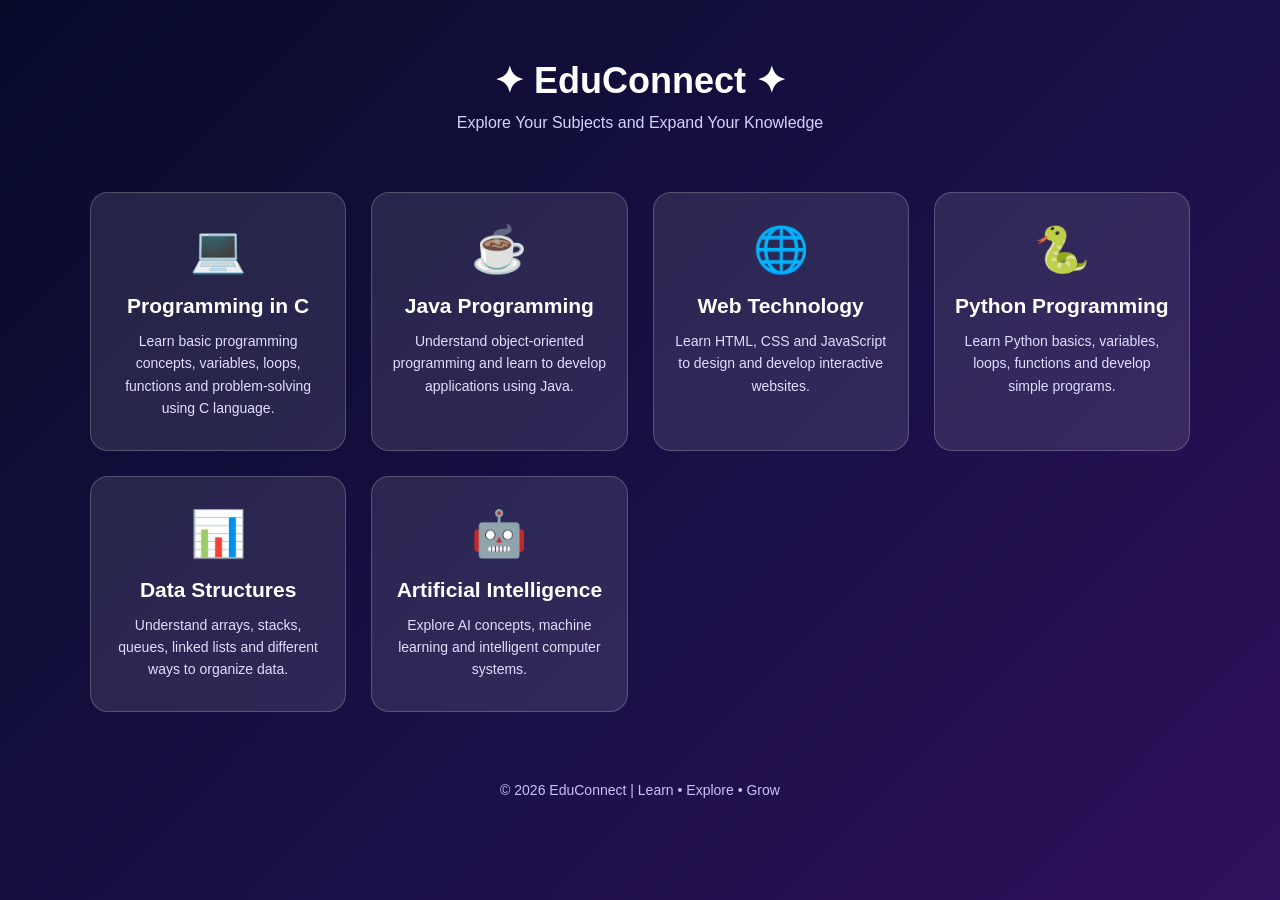
<file: pages/subjects.html>
<!DOCTYPE html>
<html lang="en">
<head>
    <meta charset="UTF-8">
    <meta name="viewport" content="width=device-width, initial-scale=1.0">
    <title>EduConnect - Subjects</title>

    <style>
        * {
            margin: 0;
            padding: 0;
            box-sizing: border-box;
        }

        body {
            font-family: Arial, sans-serif;
            background: linear-gradient(135deg, #080b2a, #171044, #30105c);
            color: white;
            min-height: 100vh;
            padding: 30px 20px;
        }

        header {
            text-align: center;
            padding: 30px 10px;
        }

        header h1 {
            font-size: 36px;
            margin-bottom: 12px;
            color: #ffffff;
        }

        header p {
            font-size: 16px;
            color: #d6d2ff;
        }

        .subjects-container {
            max-width: 1100px;
            margin: 30px auto;
            display: grid;
            grid-template-columns: repeat(auto-fit, minmax(250px, 1fr));
            gap: 25px;
        }

        .subject-card {
            background: rgba(255, 255, 255, 0.10);
            border: 1px solid rgba(255, 255, 255, 0.2);
            border-radius: 18px;
            padding: 30px 20px;
            text-align: center;
            transition: 0.3s;
        }

        .subject-card:hover {
            transform: translateY(-8px);
            background: rgba(255, 255, 255, 0.18);
        }

        .subject-card .icon {
            font-size: 45px;
            margin-bottom: 18px;
        }

        .subject-card h2 {
            font-size: 21px;
            margin-bottom: 12px;
            color: #ffffff;
        }

        .subject-card p {
            font-size: 14px;
            line-height: 1.6;
            color: #e0ddff;
        }

        footer {
            text-align: center;
            margin-top: 50px;
            padding: 20px;
            color: #c8c2f5;
            font-size: 14px;
        }
    </style>
</head>

<body>

    <header>
        <h1>✦ EduConnect ✦</h1>
        <p>Explore Your Subjects and Expand Your Knowledge</p>
    </header>

    <div class="subjects-container">

        <div class="subject-card">
            <div class="icon">💻</div>
            <h2>Programming in C</h2>
            <p>Learn basic programming concepts, variables, loops, functions and problem-solving using C language.</p>
        </div>

        <div class="subject-card">
            <div class="icon">☕</div>
            <h2>Java Programming</h2>
            <p>Understand object-oriented programming and learn to develop applications using Java.</p>
        </div>

        <div class="subject-card">
            <div class="icon">🌐</div>
            <h2>Web Technology</h2>
            <p>Learn HTML, CSS and JavaScript to design and develop interactive websites.</p>
        </div>

        <div class="subject-card">
            <div class="icon">🐍</div>
            <h2>Python Programming</h2>
            <p>Learn Python basics, variables, loops, functions and develop simple programs.</p>
        </div>

        <div class="subject-card">
            <div class="icon">📊</div>
            <h2>Data Structures</h2>
            <p>Understand arrays, stacks, queues, linked lists and different ways to organize data.</p>
        </div>

        <div class="subject-card">
            <div class="icon">🤖</div>
            <h2>Artificial Intelligence</h2>
            <p>Explore AI concepts, machine learning and intelligent computer systems.</p>
        </div>

    </div>

    <footer>
        © 2026 EduConnect | Learn • Explore • Grow
    </footer>

</body>
</html>
</file>
<file: style.css>
/* Main page */
body {
    margin: 0;
    font-family: Arial, sans-serif;
    background:
    radial-gradient(circle at 15% 20%, #7025b5 0%, transparent 40%),
    radial-gradient(circle at 85% 25%, #164eaa 0%, transparent 45%),
    linear-gradient(120deg, #17052e, #241052, #091b42, #19052e);

    background-attachment: fixed;
    color: #f4efff;
    min-height: 100vh;
}


/* Main heading - Gradient Style */
/* Main heading - Gradient Style */
h1 {
    display: table;
    margin: 100px auto 0;
    max-width: 100%;
    font-size: 38px;
    text-align: center;

    background: linear-gradient(
        90deg,
        #a855f7,
        #ec4899,
        #38d9f5
    );

    -webkit-background-clip: text;
    background-clip: text;
    color: transparent;
    text-shadow: none;
}

/* Paragraph */
p {
    text-align: center;
    font-size: 18px;
    color: #b8b0d6;
}

/* Theme colours for future sections */
:root {
    --background: #09051b;
    --card: #191238;
    --purple: #9333ea;
    --cyan: #38d9f5;
    --pink: #f472b6;
    --text: #f4efff;
}



/* Navigation bar layout */
.navbar {
    display: flex;
    justify-content: space-between;
    align-items: center;
    padding: 18px 6%;
    background: rgba(20, 12, 48, 0.9);
    border-bottom: 1px solid #493078;
    box-shadow: 0 3px 20px rgba(147, 51, 234, 0.2);
}

/* EduConnect logo */
.logo {
    font-size: 24px;
    font-weight: bold;
    color: #c084fc;
}

/* Navigation links */
.navbar nav {
    display: flex;
    gap: 28px;
}

.navbar nav a {
    color: #e9ddff;
    text-decoration: none;
    font-size: 14px;
    transition: 0.3s;
}

.navbar nav a:hover {
    color: #38d9f5;
    text-shadow: 0 0 10px #38d9f5;
}


/* Mobile responsive navigation */
@media (max-width: 768px) {

    .navbar {
        flex-direction: column;
        gap: 18px;
        padding: 18px;
    }

    .navbar nav {
        flex-wrap: wrap;
        justify-content: center;
        gap: 18px;
    }

    .logo {
        font-size: 22px;
    }

    h1 {
        font-size: 28px;
        margin-top: 65px;
    }

    p {
        font-size: 16px;
    }
}

/* Main homepage section */
.hero {
    text-align: center;
    padding: 30px 20px;
}

/* Introductory text */
.intro {
    color: #a99bc9;
    font-size: 16px;
    margin-top: 25px;
    line-height: 1.6;
}

/* Footer Section */
.footer {
    margin-top: 100px;
    padding: 25px 15px;
    text-align: center;
    background: rgba(20, 12, 48, 0.9);
    border-top: 1px solid #493078;
}

.footer p {
    color: #a99bc9;
    font-size: 13px;
    margin: 8px;
}
.letter {
    display: inline-block;
    opacity: 0;
    color: #d8a4ff;
    text-shadow:
        0 0 5px #c084fc,
        0 0 12px #a855f7,
        0 0 22px #9333ea;

    animation: letterReveal 0.6s ease forwards;
}

@keyframes letterReveal {
    from {
        opacity: 0;
        transform: translateY(15px);
    }

    to {
        opacity: 1;
        transform: translateY(0);
    }
}
</file>
